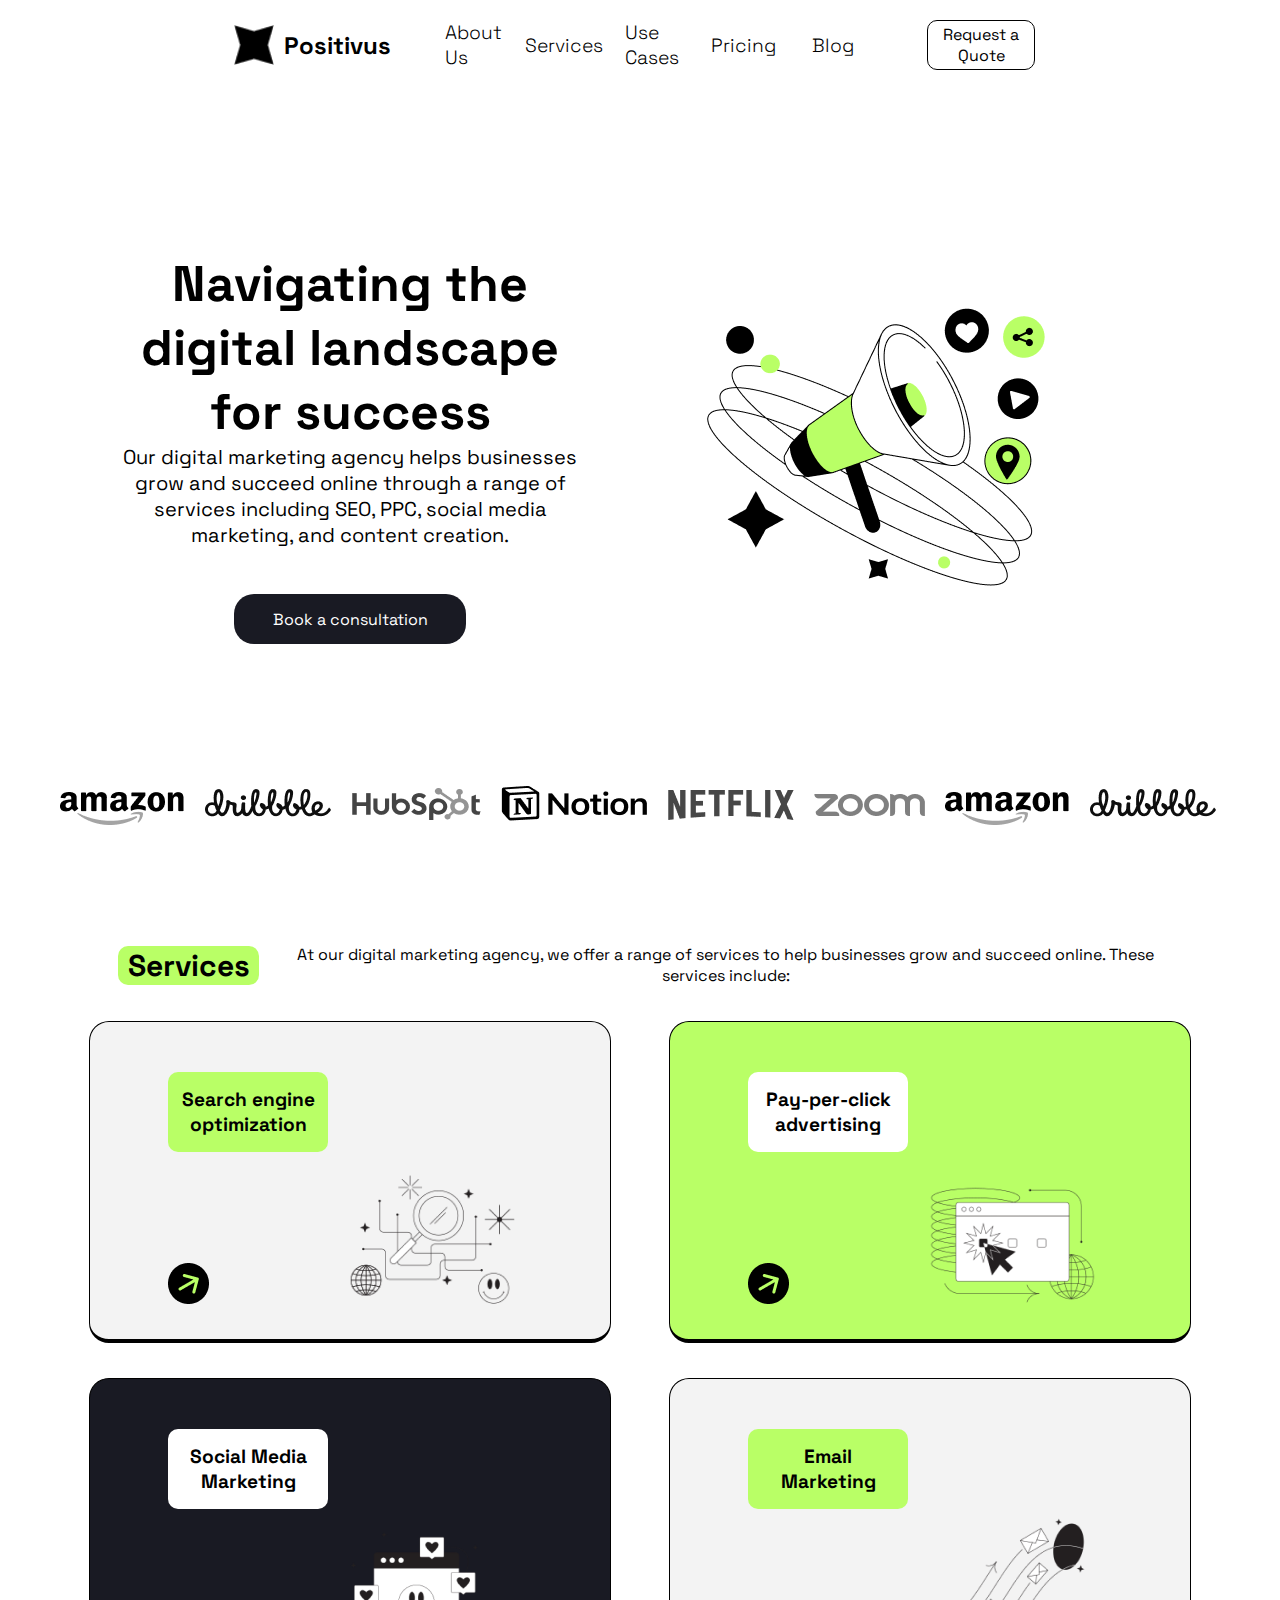
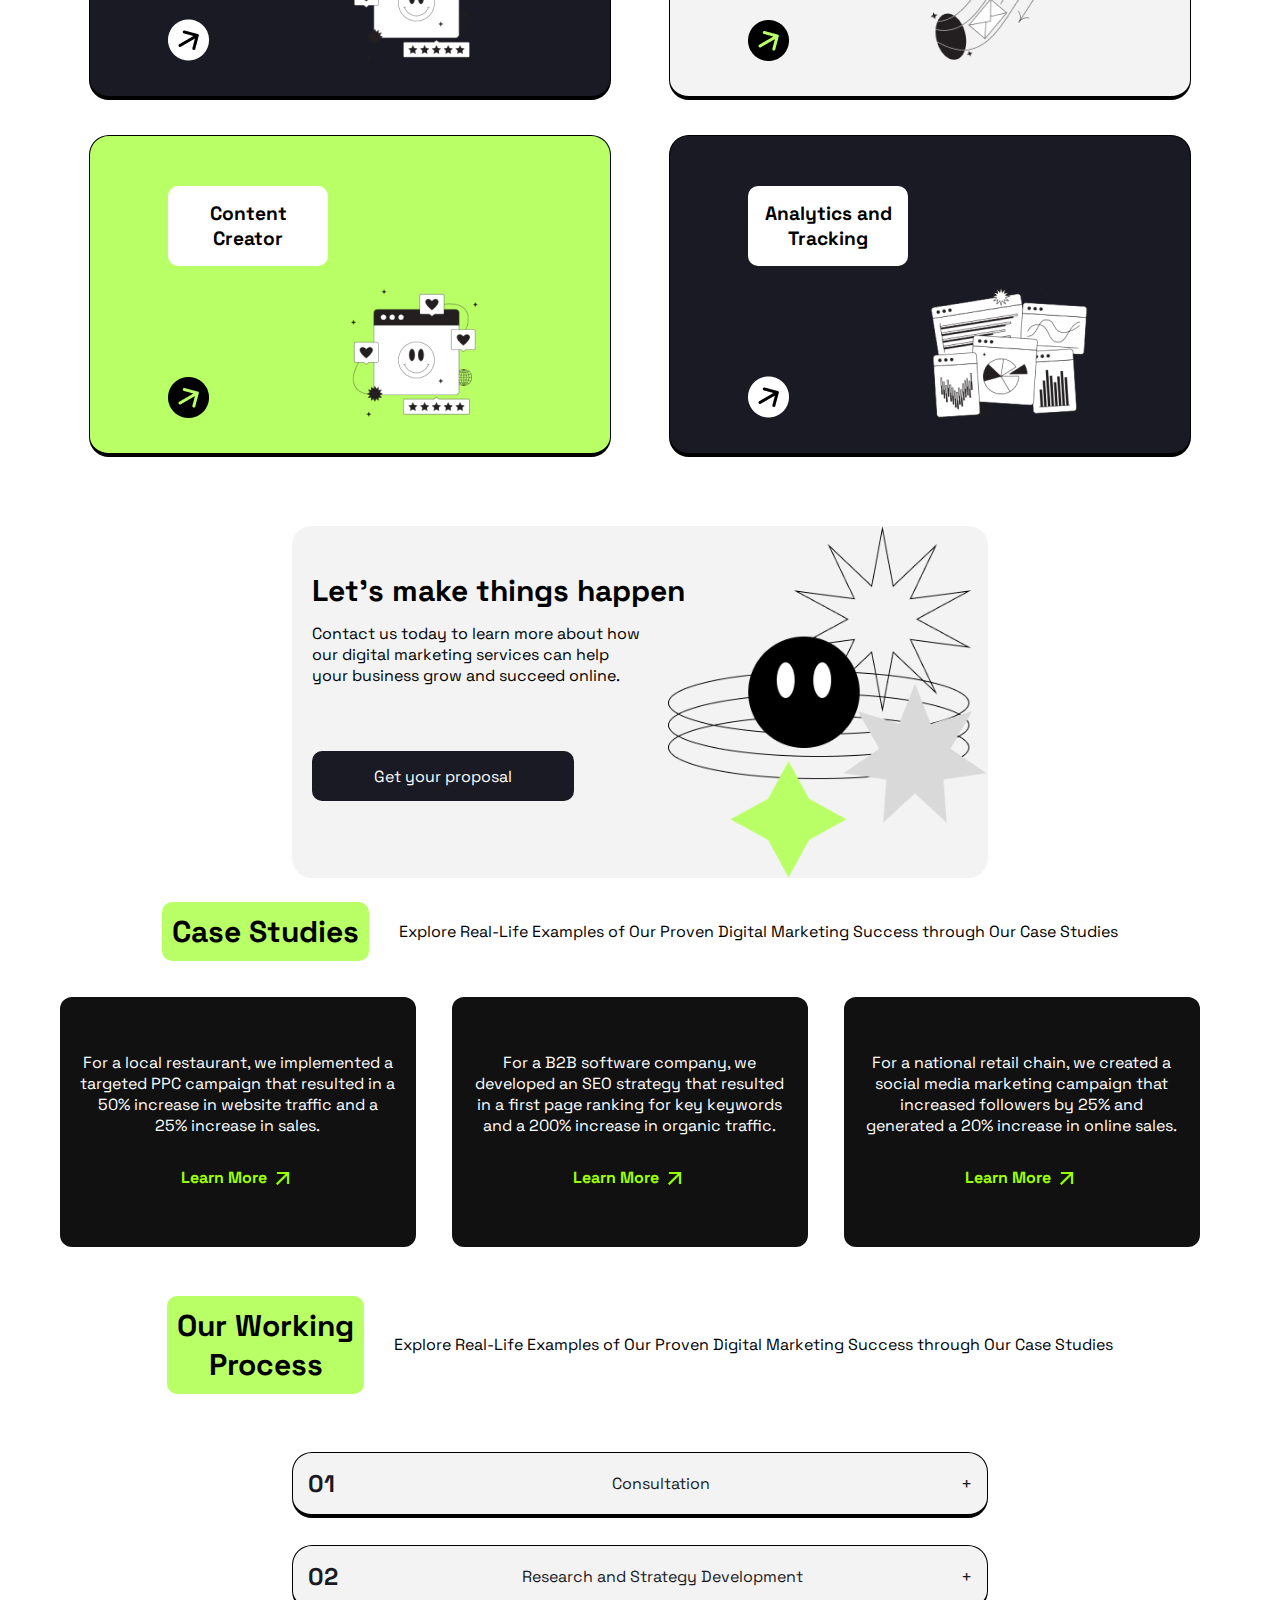
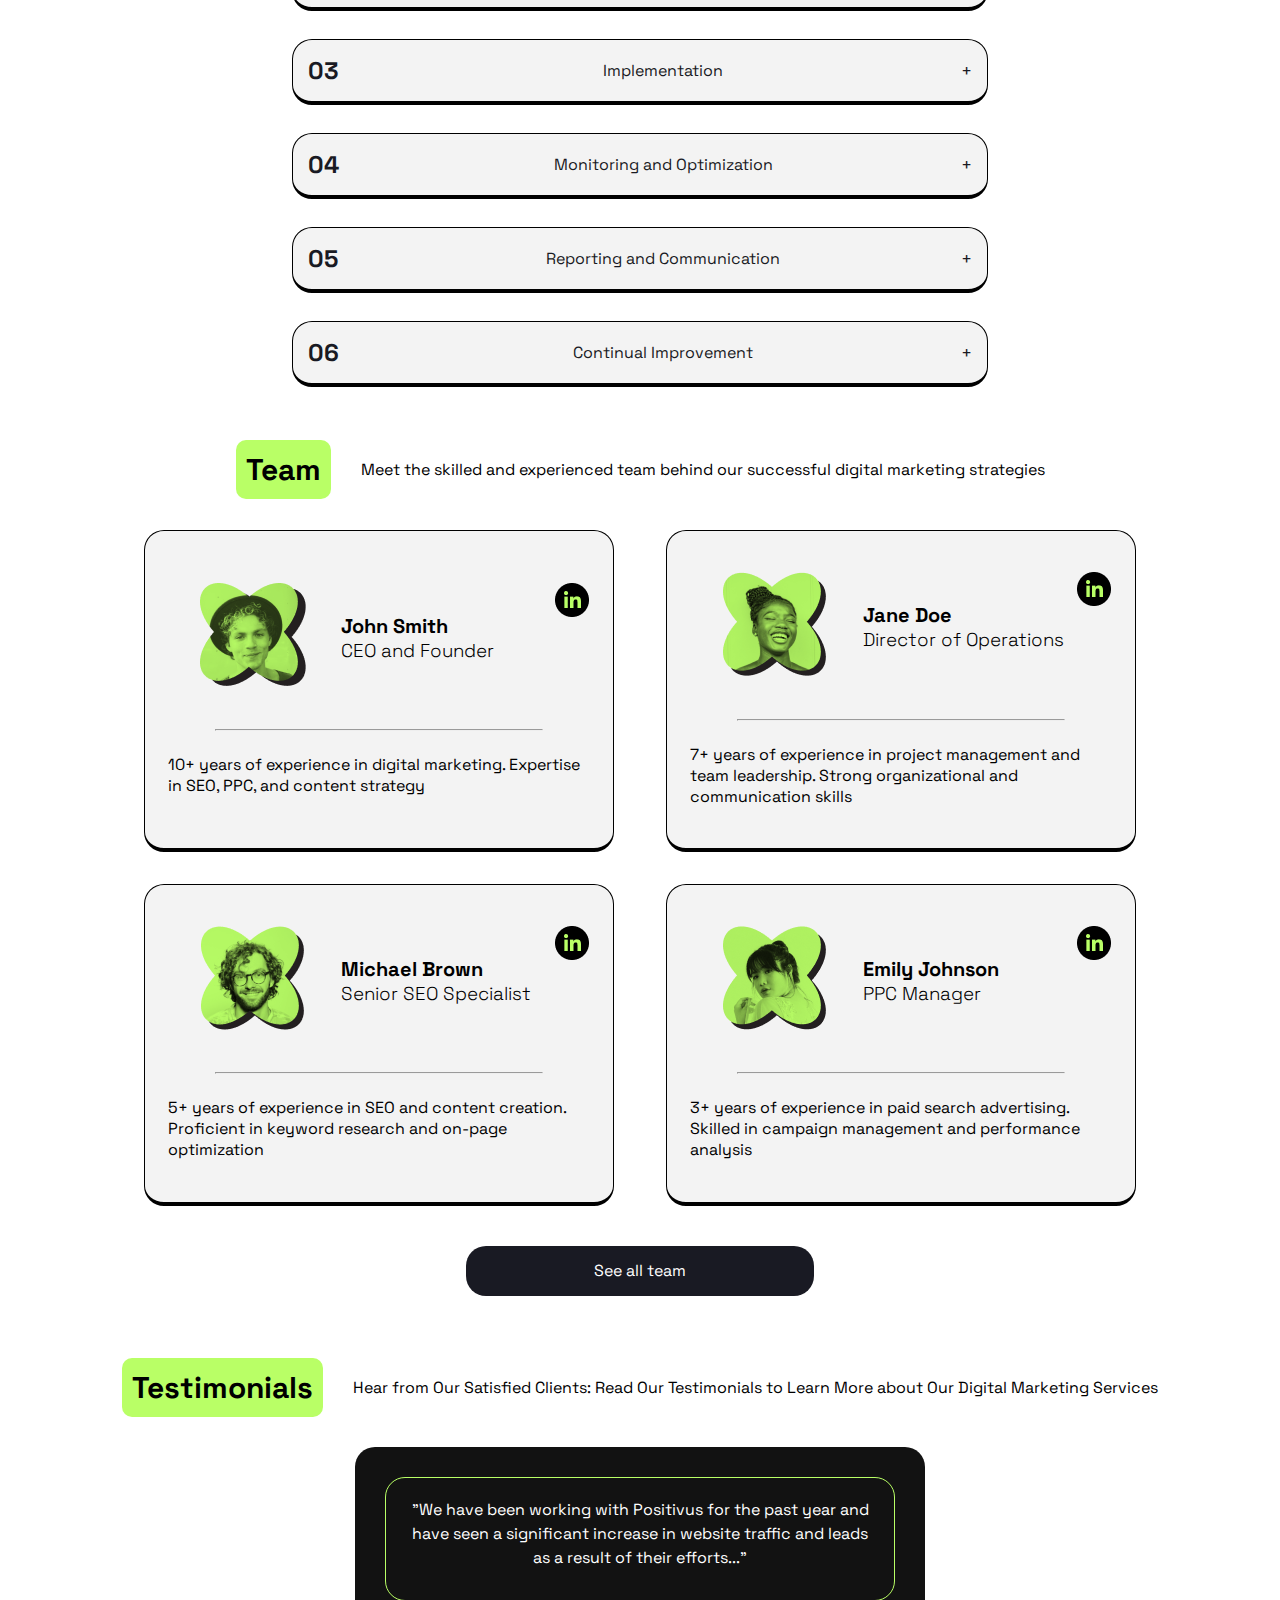
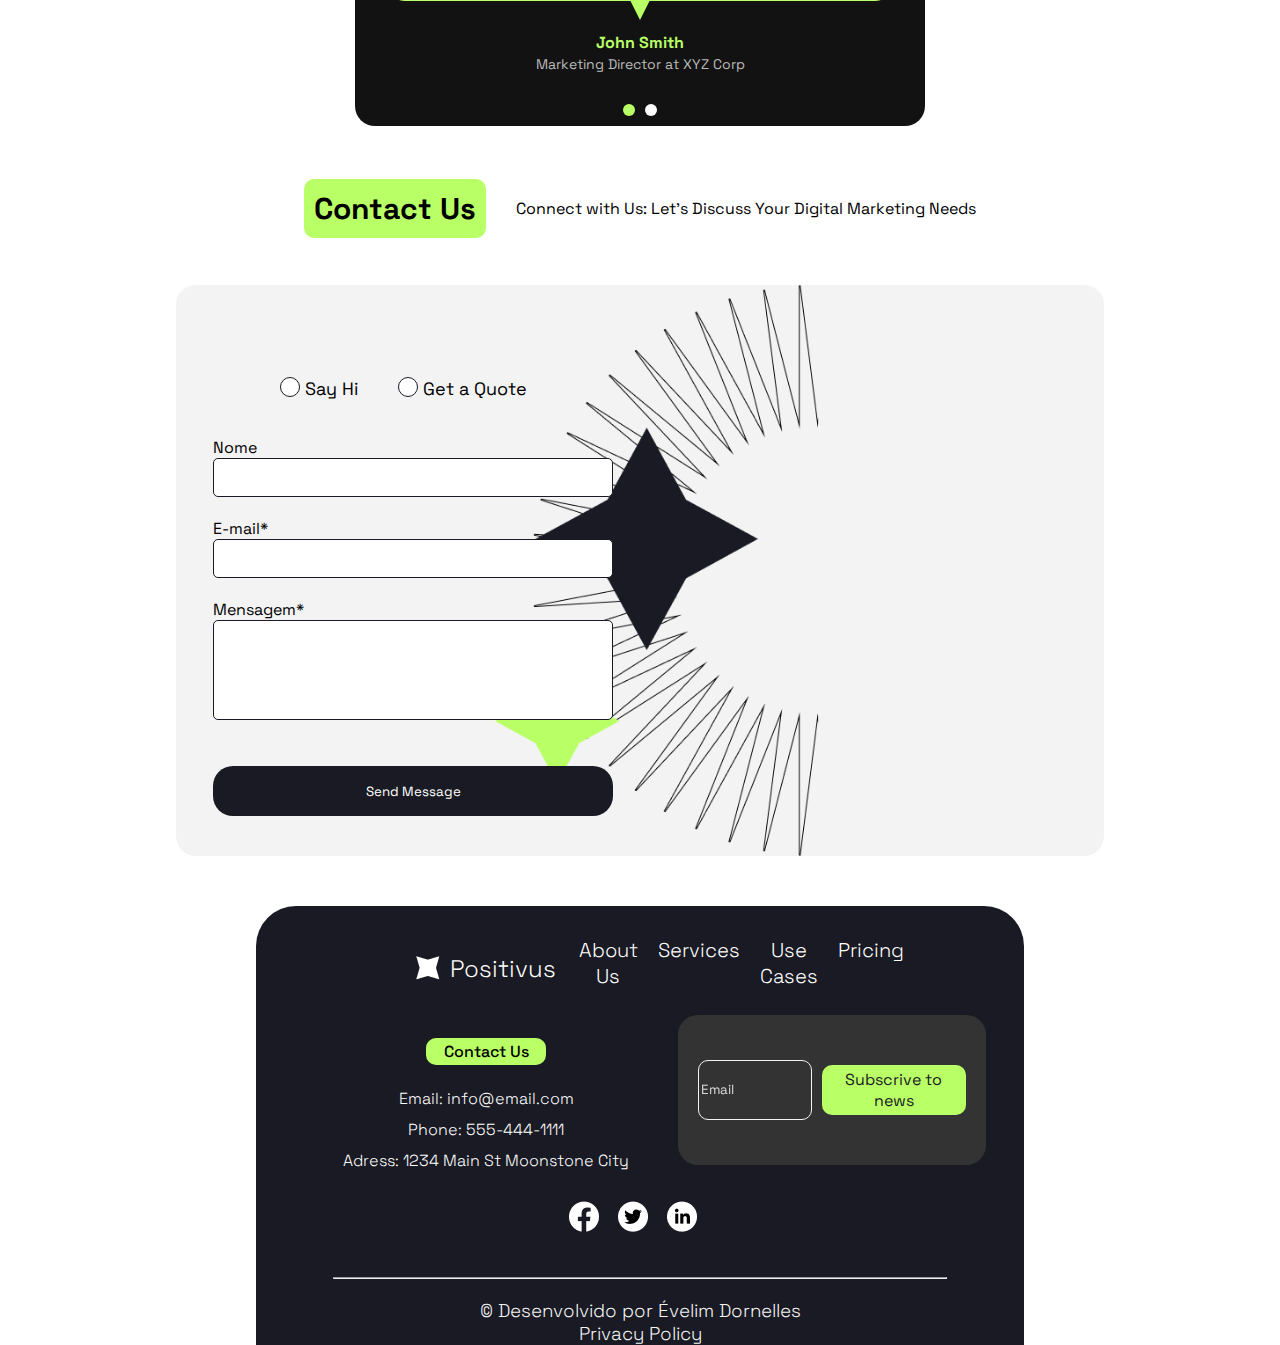
<file: index.html>
<!DOCTYPE html>
<html lang="pt-br">

<head>
    <meta charset="UTF-8">
    <link rel="stylesheet" href="./src/styles.css">
    <link rel="stylesheet" href="./src/media-query.css">
    <meta name="viewport" content="width=device-width, initial-scale=1.0">

    <link rel="stylesheet"
        href="https://fonts.googleapis.com/css2?family=Material+Symbols+Outlined:opsz,wght,FILL,GRAD@24,400,0,0&icon_names=arrow_outward" />
    <title>Document</title>
</head>

<body>


    <button class="hamburger" onclick="toggleMenu()">☰</button>

    <nav>
        <div class="imagem-container">
            <img src="./src/images/Iconnav.png" alt="Logo Marca">
            <h2>Positivus</h2>
        </div>

        <div class="links-container">
            <a href="#inicio">About Us</a>
            <a href="#sobre">Services</a>
            <a href="#servicos">Use Cases</a>
            <a href="#portfolio">Pricing</a>
            <a href="#">Blog</a>
        </div>

        <div class="contato">
            <button class="btn-contato">Request a Quote</button>
        </div>
    </nav>

    <main>

        <header>
            <section class="box-header">
                <div class="boxheader">
                    <div class="title-box">
                        <h1>Navigating the digital landscape for success</h1>
                    </div>
                    <img src="./src/images/Illustration.png" alt="Ilustração">
                    <div class="par-box">
                        <p>Our digital marketing agency helps businesses grow and succeed online through a range of
                            services
                            including SEO, PPC, social media marketing, and content creation.</p>

                        <button class="btn-header"> Book a consultation </button>
                    </div>
                </div>
            </section>

            <section class="box-header2">
                <div class="boxheader-desktop">
                    <div class="container1">
                        <div class="title-box">
                            <h1>Navigating the digital landscape for success</h1>
                        </div>

                        <div class="par-box">
                            <p>Our digital marketing agency helps businesses grow and succeed online through a range of
                                services
                                including SEO, PPC, social media marketing, and content creation.</p>

                            <button class="btn-header"> Book a consultation </button>
                        </div>
                    </div>
                    <div class="container2">
                        <img src="./src/images/Illustration.png" alt="Ilustração">
                    </div>
                </div>
            </section>

        </header>

        <section class="translate-container">
            <div class="logo-slider">
                <div class="logos">
                    <img src="./src/images/amazon.png" alt="Amazon" class="logo">
                    <img src="./src/images/dribbbe.png" alt="Dribbble" class="logo">
                    <img src="./src/images/hubspot.png" alt="HubSpot" class="logo">
                    <img src="./src/images/notion.png" alt="Notion" class="logo">
                    <img src="./src/images/netflix.png" alt="Netflix" class="logo">
                    <img src="./src/images/zoom.png" alt="Zoom" class="logo">
                    <img src="./src/images/amazon.png" alt="Amazon" class="logo">
                    <img src="./src/images/dribbbe.png" alt="Dribbble" class="logo">
                    <img src="./src/images/hubspot.png" alt="HubSpot" class="logo">
                    <img src="./src/images/notion.png" alt="Notion" class="logo">
                    <img src="./src/images/netflix.png" alt="Netflix" class="logo">
                    <img src="./src/images/zoom.png" alt="Zoom" class="logo">
                </div>
            </div>
        </section>

        <section class="services-container">
            <div class="services-box">
                <h2>Services</h2>
                <p>At our digital marketing agency, we offer a range of services to help businesses grow and succeed
                    online.
                    These services include:</p>
            </div>
            <div class="boxesmacro">
                <div class="boxes-container1">
                    <div class="boxes">
                        <div class="box-title1">
                            <h2>Search engine optimization</h2>
                        </div>
                        <div class="boxes-2">
                            <div class="icone">
                                <a href="#">
                                    <img src="./src/images/flexa.png" alt="Icone flecha">
                                </a>
                            </div>
                            <div class="image">
                                <img src="./src/images/box1.png" alt="Icone">
                            </div>
                        </div>
                    </div>
                </div>

                <div class="boxes-container2">
                    <div class="boxes">
                        <div class="box-title2">
                            <h2>Pay-per-click<br> advertising</h2>
                        </div>
                        <div class="boxes-2">
                            <div class="icone">
                                <a href="#">
                                    <img src="./src/images/flexa.png" alt="Icone flecha">
                                </a>
                            </div>
                            <div class="image">
                                <img src="./src/images/box2.png" alt="Icone">
                            </div>
                        </div>
                    </div>
                </div>


                <div class="boxes-container3">
                    <div class="boxes">
                        <div class="box-title3">
                            <h2>Social Media<br>Marketing</h2>
                        </div>
                        <div class="boxes-3">
                            <div class="icone">
                                <a href="#">
                                    <img src="./src/images/flexa2.png" alt="Icone flecha">
                                </a>
                            </div>
                            <div class="image">
                                <img src="./src/images/box3.png" alt="Icone">
                            </div>
                        </div>
                    </div>
                </div>

                <div class="boxes-container1">
                    <div class="boxes">
                        <div class="box-title1">
                            <h2>Email<br>Marketing</h2>
                        </div>
                        <div class="boxes-2">
                            <div class="icone">
                                <a href="#">
                                    <img src="./src/images/flexa.png" alt="Icone flecha">
                                </a>
                            </div>
                            <div class="image">
                                <img src="./src/images/box4.png" alt="Icone">
                            </div>
                        </div>
                    </div>
                </div>

                <div class="boxes-container2">
                    <div class="boxes">
                        <div class="box-title2">
                            <h2>Content<br> Creator</h2>
                        </div>
                        <div class="boxes-2">
                            <div class="icone">
                                <a href="#">
                                    <img src="./src/images/flexa.png" alt="Icone flecha">
                                </a>
                            </div>
                            <div class="image">
                                <img src="./src/images/box3.png" alt="Icone">
                            </div>
                        </div>
                    </div>
                </div>

                <div class="boxes-container3">
                    <div class="boxes">
                        <div class="box-title3">
                            <h2>Analytics and<br> Tracking</h2>
                        </div>
                        <div class="boxes-3">
                            <div class="icone">
                                <a href="#">
                                    <img src="./src/images/flexa2.png" alt="Icone flecha">
                                </a>
                            </div>
                            <div class="image">
                                <img src="./src/images/box6.png" alt="Icone">
                            </div>
                        </div>
                    </div>
                </div>



            </div>

            <div class="boxes-containerfinal">
                <div class="box-final">
                    <h3>Let’s make things happen</h3>
                    <p>Contact us today to learn more about how our digital marketing services can help your
                        business
                        grow
                        and
                        succeed online.</p>

                    <button class="btn-services">Get your proposal</button>
                </div>
            </div>


        </section>

        <section class="cases-container">
            <div class="cases-box">
                <h2>Case Studies</h2>
                <p>Explore Real-Life Examples of Our Proven Digital Marketing Success through Our Case Studies</p>
            </div>
            <div class="container">
                <div class="slides-container" id="slides-container">
                    <div class="slides">
                        <p>For a local restaurant, we implemented a targeted PPC campaign that resulted in a
                            50% increase in website traffic and a 25% increase in sales.
                        </p>
                        <a class="more" href="#">Learn More <span
                                class="material-symbols-outlined">arrow_outward</span></a>
                    </div>
                    <div class="slides">
                        <p>For a B2B software company, we developed an SEO strategy that resulted in a first page
                            ranking for key keywords and a 200% increase in organic traffic.</p>
                        <a class="more" href="#">Learn More <span
                                class="material-symbols-outlined">arrow_outward</span></a>
                    </div>
                    <div class="slides">
                        <p>For a national retail chain, we created a social media marketing campaign that increased
                            followers by 25% and generated a 20% increase in online sales.
                        </p>
                        <a class="more" href="#">Learn More <span
                                class="material-symbols-outlined">arrow_outward</span></a>
                    </div>
                </div>
            </div>

        </section>

        <section class="faq-container">
            <div class="cases-box">
                <h2>Our Working<br>Process</h2>
                <p>Explore Real-Life Examples of Our Proven Digital Marketing Success through Our Case Studies</p>
            </div>


            <div class="faq-container2">

                <div class="faq-item">
                    <button class="faq-question">
                        <h2>01</h2>
                        <p>Consultation</p> <span>+</span>
                    </button>
                    <div class="faq-answer">
                        <p>Este serviço é uma plataforma online que ajuda você a encontrar informações sobre nossos
                            produtos e serviços.</p>
                    </div>
                </div>


                <div class="faq-item">
                    <button class="faq-question">
                        <h2>02</h2>
                        <p>Research and Strategy Development </p> <span>+</span>
                    </button>
                    <div class="faq-answer">
                        <p>Este serviço é uma plataforma online que ajuda você a encontrar informações sobre nossos
                            produtos e serviços.</p>
                    </div>
                </div>

                <div class="faq-item">
                    <button class="faq-question">
                        <h2>03</h2>
                        <p> Implementation</p> <span>+</span>
                    </button>
                    <div class="faq-answer">
                        <p>Este serviço é uma plataforma online que ajuda você a encontrar informações sobre nossos
                            produtos e serviços.</p>
                    </div>
                </div>

                <div class="faq-item">
                    <button class="faq-question">
                        <h2>04</h2>
                        <p> Monitoring and Optimization </p><span>+</span>
                    </button>
                    <div class="faq-answer">
                        <p>Este serviço é uma plataforma online que ajuda você a encontrar informações sobre nossos
                            produtos e serviços.</p>
                    </div>
                </div>

                <div class="faq-item">
                    <button class="faq-question">
                        <h2>05</h2>
                        <p>Reporting and Communication</p> <span>+</span>
                    </button>
                    <div class="faq-answer">
                        <p>Este serviço é uma plataforma online que ajuda você a encontrar informações sobre nossos
                            produtos e serviços.</p>
                    </div>
                </div>

                <div class="faq-item">
                    <button class="faq-question">
                        <h2>06</h2>
                        <p>Continual Improvement</p> <span>+</span>
                    </button>
                    <div class="faq-answer">
                        <p>Este serviço é uma plataforma online que ajuda você a encontrar informações sobre nossos
                            produtos e serviços.</p>
                    </div>
                </div>


            </div>



        </section>


        <section class="team-container">
            <div class="cases-box">
                <h2>Team</h2>
                <p>Meet the skilled and experienced team behind our successful digital marketing strategies</p>
            </div>
            <div class="box-container">
                <div class="boxes-container1">
                    <div class="team-box">
                        <div class="img-team">
                            <img src="./src/images/Picture.png" alt="">
                        </div>
                        <div class="name-team">
                            <h2>John Smith</h2>
                            <h3>CEO and Founder</h3>
                        </div>
                        <div class="linkedin-team">
                            <a href="#">
                                <img src="./src/images/linkedinicon.png" alt="Icon Linkedin">
                            </a>
                        </div>
                    </div>
                    <hr class="hr-team">
                    <div class="bio">
                        <p>10+ years of experience in digital marketing. Expertise in SEO, PPC, and content strategy</p>
                    </div>
                </div>

                <div class="boxes-container1">
                    <div class="team-box">
                        <div class="img-team">
                            <img src="./src/images/Picture2.png" alt="">
                        </div>
                        <div class="name-team">
                            <h2>Jane Doe</h2>
                            <h3>Director of Operations</h3>
                        </div>
                        <div class="linkedin-team">
                            <a href="#">
                                <img src="./src/images/linkedinicon.png" alt="Icon Linkedin">
                            </a>
                        </div>
                    </div>
                    <hr class="hr-team">
                    <div class="bio">
                        <p>7+ years of experience in project management and team leadership. Strong organizational and
                            communication skills</p>
                    </div>
                </div>

                <div class="boxes-container1">
                    <div class="team-box">
                        <div class="img-team">
                            <img src="./src/images/Picture3.png" alt="">
                        </div>
                        <div class="name-team">
                            <h2>Michael Brown</h2>
                            <h3>Senior SEO Specialist</h3>
                        </div>
                        <div class="linkedin-team">
                            <a href="#">
                                <img src="./src/images/linkedinicon.png" alt="Icon Linkedin">
                            </a>
                        </div>
                    </div>
                    <hr class="hr-team">
                    <div class="bio">
                        <p>5+ years of experience in SEO and content creation. Proficient in keyword research and
                            on-page
                            optimization</p>
                    </div>
                </div>

                <div class="boxes-container1">
                    <div class="team-box">
                        <div class="img-team">
                            <img src="./src/images/Picture4.png" alt="">
                        </div>
                        <div class="name-team">
                            <h2>Emily Johnson</h2>
                            <h3>PPC Manager</h3>
                        </div>
                        <div class="linkedin-team">
                            <a href="#">
                                <img src="./src/images/linkedinicon.png" alt="Icon Linkedin">
                            </a>
                        </div>
                    </div>
                    <hr class="hr-team">
                    <div class="bio">
                        <p>3+ years of experience in paid search advertising. Skilled in campaign management and
                            performance
                            analysis</p>
                    </div>
                </div>
            </div>

            <button class="btn-team"> See all team </button>

        </section>

        <section class="testimonials-container2">
            <div class="cases-box">
                <h2>Testimonials</h2>
                <p>Hear from Our Satisfied Clients: Read Our Testimonials to Learn More about Our Digital Marketing
                    Services</p>
            </div>

            <div class="testimonial-container">
                <div class="testimonial-wrapper">
                    <div class="testimonial-slide">
                        <div class="testimonial-box">
                            <p class="testimonial-text">
                                "We have been working with Positivus for the past year and have seen a significant
                                increase in website traffic and leads as a result of their efforts..."
                            </p>

                        </div>
                        <div class="testimonial-author">
                            <span class="author-name">John Smith</span>
                            <span class="author-position">Marketing Director at XYZ Corp</span>
                        </div>
                    </div>
                    <div class="testimonial-slide">
                        <div class="testimonial-box">
                            <p class="testimonial-text">
                                "We have been working with Positivus for the past year and have seen a significant
                                increase in website traffic and leads as a result of their efforts..."
                            </p>

                        </div>
                        <div class="testimonial-author">
                            <span class="author-name">John Smith</span>
                            <span class="author-position">Marketing Director at XYZ Corp</span>
                        </div>
                    </div>

                    <div class="testimonial-slide">
                        <div class="testimonial-box">
                            <p class="testimonial-text">
                                "We have been working with Positivus for the past year and have seen a significant
                                increase in website traffic and leads as a result of their efforts..."
                            </p>

                        </div>
                        <div class="testimonial-author">
                            <span class="author-name">John Smith</span>
                            <span class="author-position">Marketing Director at XYZ Corp</span>
                        </div>
                    </div>




                </div>

                <div class="testimonial-indicators">
                    <span class="indicator active" data-index="0"></span>
                    <span class="indicator" data-index="1"></span>

                </div>
            </div>

        </section>

        <section class="contact-container">
            <div class="cases-box">
                <h2>Contact Us</h2>
                <p>Connect with Us: Let's Discuss Your Digital Marketing Needs</p>
            </div>

            <div class="form-box">
                <div class="quotes-box">
                    <form class="quotes">
                        <label class="radio-container">
                            <input type="radio" name="opcao" value="opcao1">
                            Say Hi
                            <span class="checkmark"></span>
                        </label><br>
                        <label class="radio-container">
                            <input type="radio" name="opcao" value="opcao2">
                            Get a Quote
                            <span class="checkmark"></span>
                        </label><br>

                    </form>
                </div>

                <form class="dados-box">
                    <label for="name">Nome</label><br>
                    <input type="text" id="name" name="name" required><br><br>

                    <label for="email">E-mail*</label><br>
                    <input type="email" id="email" name="email" required><br><br>

                    <label for="message">Mensagem*</label><br>
                    <textarea id="message" name="message" rows="4" required></textarea><br><br>

                    <button class="btn-form"> Send Message </button>
                </form>

            </div>





        </section>

    </main>
    <footer>
        <div class="versaodesktop">
            <div class="logo-footer">
                <img src="./src/images/Vector.png" alt="">
                <h2>Positivus</h2>
            </div>
            <div class="links-footer">
                <ul>
                    <li><a href="#"> About Us</a></li>
                    <li><a href="#"> Services</a></li>
                    <li><a href="#"> Use Cases</a></li>
                    <li><a href="#"> Pricing</a></li>
                </ul>
            </div>
        </div>
        <div class="versaodesktop2">
            <div class="contact-box">
                <h4>Contact Us</h4>
                <ul>
                    <li>Email: info@email.com</li>
                    <li>Phone: 555-444-1111</li>
                    <li>Adress: 1234 Main St Moonstone City</li>
                </ul>
            </div>

            <div class="subscribe-box">
                <div class="sub-box">
                    <input type="textarea" name="subscribe" id="sub" class="email2" placeholder="Email">

                    <button class="btn-contact">Subscrive to news</button>
                </div>
            </div>
        </div>
        <div class="icon-img">
            <a href="#">
                <img src="./src/images/Icon (1).png" alt="">
            </a>
            <a href="#">
                <img src="./src/images/Icon (2).png" alt="">
            </a>
            <a href="#">
                <img src="./src/images/Icon.png" alt="">
            </a>
        </div>
        <hr class="hr-footer">
        <h3>© Desenvolvido por Évelim Dornelles</h3>
        <h3>Privacy Policy</h3>
    </footer>

    <script src="./src/engine.js"></script>
</body>

</html>
</file>
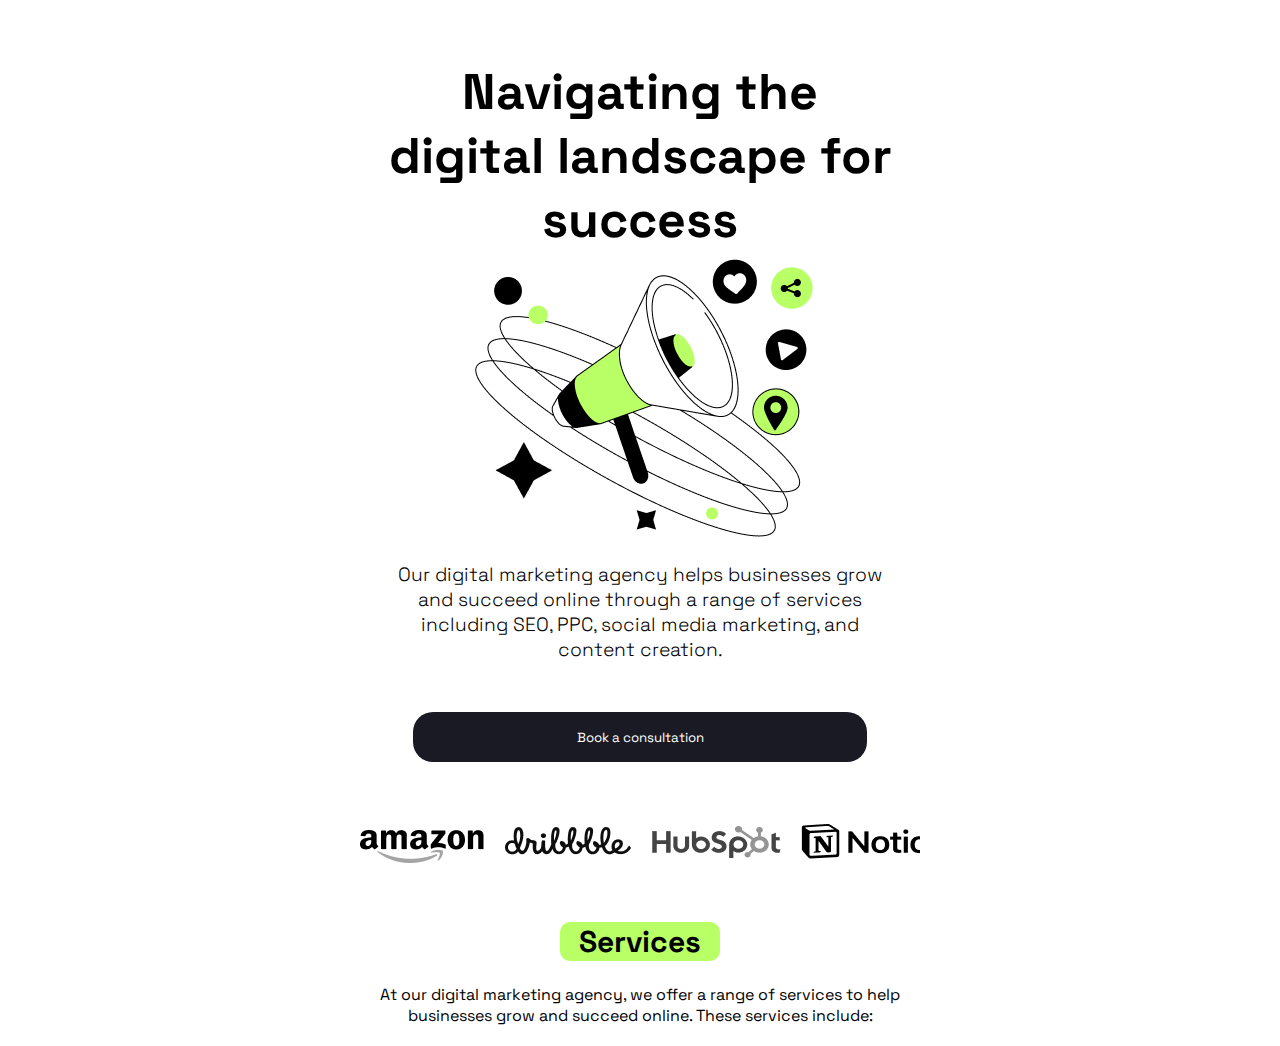
<file: src/index.html>
<!DOCTYPE html>
<html lang="pt-br">

<head>
    <meta charset="UTF-8">
    <link rel="stylesheet" href="./styles.css">
    <meta name="viewport" content="width=device-width, initial-scale=1.0">
    <title>Document</title>
</head>

<body>
    <nav>

    </nav>

    <main>

        <header>
            <section class="box-header">
                <h1>Navigating the digital landscape for success</h1>
                <img src="./images/Illustration.png" alt="Ilustração">
                <p>Our digital marketing agency helps businesses grow and succeed online through a range of services
                    including SEO, PPC, social media marketing, and content creation.</p>

                <button class="btn-header"> Book a consultation </button>
            </section>
        </header>

        <section class="translate-container">
            <div class="logo-slider">
                <div class="logos">
                    <img src="./images/amazon.png" alt="Amazon" class="logo">
                    <img src="./images/dribbbe.png" alt="Dribbble" class="logo">
                    <img src="./images/hubspot.png" alt="HubSpot" class="logo">
                    <img src="./images/notion.png" alt="Notion" class="logo">
                    <img src="./images/netflix.png" alt="Netflix" class="logo">
                    <img src="./images/zoom.png" alt="Zoom" class="logo">
                    <img src="./images/amazon.png" alt="Amazon" class="logo">
                    <img src="./images/dribbbe.png" alt="Dribbble" class="logo">
                    <img src="./images/hubspot.png" alt="HubSpot" class="logo">
                    <img src="./images/notion.png" alt="Notion" class="logo">
                    <img src="./images/netflix.png" alt="Netflix" class="logo">
                    <img src="./images/zoom.png" alt="Zoom" class="logo">
                </div>
            </div>
        </section>

        <section class="services-container">
            <div class="services-box">

                <h2>Services</h2>
                <p>At our digital marketing agency, we offer a range of services to help businesses grow and succeed
                    online.
                    These services include:</p>
            </div>
        </section>

    </main>

</body>

</html>
</file>
<file: src/styles.css>
@import url('https://fonts.googleapis.com/css2?family=Space+Grotesk:wght@300..700&display=swap');

* {
    margin: 0;
    box-sizing: border-box;
    font-family: "Space Grotesk", sans-serif;
    font-optical-sizing: auto;
}

header {
    display: flex;
    width: 100%;
    height: auto;
    flex-direction: column;
    justify-items: center;
    align-items: center;

}

body {
    display: flex;
    flex-direction: column;
    align-items: center;
    margin: 0;
}

main {
    width: 90%;
    max-width: 600px;
    padding: 20px;
    text-align: center;
}


nav {
    display: none;
}

.hamburger {
    display: block;
    font-size: 2.5rem;
    position: fixed;
    top: 15px;
    left: 15px;
    background: none;
    border: none;
    cursor: pointer;
    z-index: 2;
    color: #000;
}

.imagem-container {
    display: none;
}


nav.active {
    display: flex;
    flex-direction: column;
    position: fixed;
    top: 0;
    left: 0;
    width: 200px;
    height: 100vh;
    background-color: #fff;
    box-shadow: 2px 0 5px rgba(0, 0, 0, 0.1);
    padding-top: 60px;
    gap: 20px;
    color: #000;

}

.links-container {
    flex-direction: column;
    width: 100%;
    padding-top: 0px;
    color: #000;
}

.links-container a {
    display: flex;
    flex-direction: column;
    justify-content: center;
    align-items: center;
    width: 100%;
    text-align: left;
    font-size: 1rem;
    padding: 10px;
    color: #000;
}

.links-container a:hover {
    opacity: 0.9;
}

.links-container a:active .contato {
    display: flex;
    justify-content: center;
    width: 100%;

}

.btn-contato {
    background-color: transparent;
    border: 1px solid #000;
    font-size: 1rem;
    color: #000;
    width: 100%;
    height: 50px;
    border-radius: 10px;
    cursor: pointer;
}

.btn-contato:hover {
    opacity: 0.8;
    font-size: 1.05rem;
    transition: 1s ease;
}

.box-header {
    display: flex;
    width: 90%;
    flex-direction: column;
    justify-content: center;
    align-items: center;
    margin-top: 40px;
}

.box-header img {
    max-width: 100%;
    height: auto;

}

.box-header h1 {
    display: flex;
    align-items: center;
    justify-content: center;
    font-size: 50px;
    font-family: "Space Grotesk", sans-serif;
}

.box-header p {
    font-size: 1.2em;
    font-weight: 300;
}

.btn-header {
    width: 90%;
    margin-top: 10%;
    border: none;
    height: 50px;
    border-radius: 20px;
    background-color: #191A23;
    color: #ffffff;
}

.btn-header:hover {
    cursor: pointer;
    opacity: 0.8;
}

.translate-container {
    width: 100%;

}

.logo-slider {
    overflow: hidden;
    width: 100%;
    margin: 10% 0 10% 0;
    background-color: #fff;
    z-index: 1;

}

.logos {
    display: flex;
    z-index: 1;
    gap: 20px;
    animation: slide 20s linear infinite;
}

.logo {
    height: auto;
    width: auto;
    filter: grayscale(100%);
}

@keyframes slide {
    from {
        transform: translateX(0);
    }

    to {
        transform: translateX(-100%);
    }
}

.services-container {
    display: flex;
    flex-direction: column;
    width: 100%;
    justify-content: center;
    align-items: center;
}

.services-box {
    display: flex;
    width: 100%;
    flex-direction: column;
    align-items: center;
    justify-content: center;
}

.boxesmacro {
    display: flex;
    width: 100%;
    flex-direction: column;
    justify-content: center;
    align-items: center;
}

.services-container h2 {
    display: flex;
    font-size: 30px;
    align-items: center;
    justify-content: center;
    width: 160px;
    border-radius: 10px;
    background-color: #B9FF66;
}

.services-container p {
    text-align: center;
    margin-top: 4%;
}

.boxes-container1 {
    display: flex;
    justify-content: center;
    align-items: center;
    background-color: #F3F3F3;
    margin-top: 6%;
    flex-direction: column;
    width: 90%;
    height: 20.125em;
    border-radius: 20px;
    border: 1px solid #000000;
    border-bottom: 4px solid #000000;
    box-sizing: border-box;
    overflow: hidden;
}

.boxes {
    width: 70%;
    height: 90%;
    align-items: center;
}

.box-title1 {
    display: flex;
    height: 40%;
    overflow: hidden;
    justify-content: flex-start;
    align-items: end;
}

.box-title1 h2 {
    display: flex;
    height: 80px;
    background-color: #B9FF66;
    font-size: 1.2rem;
}

.boxes-2 {
    display: flex;
    width: 100%;
    height: 50%;
    margin-top: 4%;
    align-items: end;
}

.icone {
    display: flex;
    width: 50%;
}

.boxes-container2 {
    display: flex;
    width: 90%;
    height: 20.125em;
    justify-content: center;
    align-items: center;
    background-color: #B9FF66;
    margin-top: 6%;
    flex-direction: column;
    border-radius: 20px;
    border: 1px solid #000000;
    border-bottom: 4px solid #000000;
    box-sizing: border-box;
    overflow: hidden;
}

.box-title2 {
    display: flex;
    height: 40%;
    overflow: hidden;
    justify-content: flex-start;
    align-items: end;
}

.box-title2 h2 {
    display: flex;
    height: 80px;
    background-color: #ffffff;
    font-size: 1.2rem;
}


.boxes-container3 {
    display: flex;
    width: 90%;
    height: 20.125em;
    justify-content: center;
    align-items: center;
    background-color: #191A23;
    margin-top: 6%;
    flex-direction: column;
    border-radius: 20px;
    border: 1px solid #000000;
    border-bottom: 4px solid #000000;
    box-sizing: border-box;
    overflow: hidden;
}

.box-title3 {
    display: flex;
    height: 40%;
    overflow: hidden;
    justify-content: flex-start;
    align-items: end;
}

.box-title3 h2 {
    display: flex;
    height: 80px;
    background-color: #ffffff;
    font-size: 1.2rem;
}

.boxes-3 {
    display: flex;
    width: 100%;
    height: 50%;
    margin-top: 4%;
    align-items: end;
}

.boxes-containerfinal {
    display: flex;
    width: 90%;
    height: 22em;
    justify-content: center;
    align-items: center;
    background-color: #F3F3F3;
    margin-top: 6%;
    flex-direction: column;
    border-radius: 20px;
    overflow: hidden;
}

.box-final {
    width: 90%;
}

.box-final h3 {
    font-size: 30px;
    text-align: left;
}

.box-final p {
    font-size: 16px;
    margin-top: 2%;
    text-align: left;
}

.btn-services {
    width: 80%;
    margin-top: 10%;
    margin-bottom: 5%;
    border: none;
    height: 50px;
    border-radius: 10px;
    background-color: #191A23;
    color: #ffffff;
    font-size: 16px;
}

.btn-services:hover {
    cursor: pointer;
    opacity: 0.8;
}

.cases-container {
    display: flex;
    width: 100%;
    flex-direction: column;
    justify-content: center;
    align-items: center;
    gap: 10px
}

.cases-box {
    display: flex;
    width: 90%;
    flex-direction: column;
    justify-content: center;
    align-items: center;
    margin-top: 2%;
}

.cases-box h2 {
    display: flex;
    margin-top: 6%;
    font-size: 30px;
    align-items: center;
    justify-content: center;
    width: auto;
    padding: 10px;
    border-radius: 10px;
    background-color: #B9FF66;

}

.cases-box p {
    text-align: center;
    margin-top: 4%;

}


.container {
    overflow: hidden;
    width: 100%;
}

.slides-container {
    display: flex;
    overflow-x: scroll;
    scroll-snap-type: x mandatory;
    gap: 16px;
    padding: 16px;
    scroll-behavior: smooth;

}


.slides {
    display: flex;
    flex-direction: column;
    flex: 0 0 90%;
    width: 100%;
    height: 15.625em;
    justify-content: center;
    background-color: #111;
    color: #fff;
    padding: 20px;
    border-radius: 12px;
    scroll-snap-align: start;
    white-space: normal;
}


.more {
    color: #9cff00;
    font-weight: bold;
    display: inline-block;
    margin-top: 10%;
    text-decoration: none;
}

.material-symbols-outlined {
    font-size: 16px;
    vertical-align: middle;
}


.slides-container::-webkit-scrollbar {
    display: none;
}

/* Estilos para cada item do FAQ */
.faq-item {
    margin-bottom: 15px;
}

.faq-question {
    width: 100%;
    margin-top: 4%;
    background: #F3F3F3;
    color: #191A23;
    padding: 15px;
    border: 1px solid #000000;
    border-bottom: 4px solid #000000;
    border-radius: 20px;
    text-align: left;
    font-size: 16px;
    cursor: pointer;
    outline: none;
    display: flex;
    justify-content: space-between;
    align-items: center;

}

.faq-question span {
    font-size: 18px;
    transition: transform 0.3s;
}

.faq-question p {
    margin-left: 4%;
}


.faq-answer {
    max-height: 0;
    overflow: hidden;
    transition: max-height 0.3s ease;
    background: #9cff00;
    padding: 0 15px;
    border-radius: 20px
}

.faq-answer p {
    margin: 10px 0;
    padding: 0;
    color: #333;
    font-size: 15px;
}


.faq-item.active .faq-answer {
    max-height: 100px;

}

.faq-item.active .faq-question span {
    transform: rotate(45deg);
}

.team-container {
    display: flex;
    flex-direction: column;
    width: 100%;
    justify-content: center;
    align-items: center;
}

.box-container {
    display: flex;
    flex-direction: column;
    justify-content: center;
    align-items: center;
    width: 100%;
}

.team-box {
    display: flex;
    width: 90%;
    justify-content: space-between;
}

.img-team {
    width: 40%;
}

.name-team {
    display: flex;
    justify-content: center;
    flex-direction: column;
    width: 50%;
}

.name-team h2 {
    font-size: 20px;
    display: flex;

}

.name-team h3 {
    font-weight: 16px;
    font-weight: 300;
    display: flex;
    text-align: left;
}

.bio {
    display: flex;
    width: 90%;
    margin-top: 5%;

}

.bio p {
    display: flex;
    font-size: 16px;
    text-align: left;
    justify-content: left;

}

.hr-team {
    width: 70%;
    margin-top: 8%;
}

.btn-team {
    width: 90%;
    margin-top: 10%;
    font-size: 16px;
    border: none;
    height: 50px;
    border-radius: 20px;
    background-color: #191A23;
    color: #ffffff;
}

.btn-team:hover {
    opacity: 0.9;
    cursor: pointer;
}

.testimonials-container2 {
    display: flex;
    flex-direction: column;
    width: 100%;
    padding: 0 10px;
    margin: 0 auto;
    justify-content: center;
    align-items: center;
    text-align: center;


}

.testimonial-container {
    display: flex;
    flex-direction: column;
    justify-content: center;
    align-items: center;
    position: relative;
    max-width: 90%;
    height: auto;
    padding: 10px;
    overflow: hidden;
    background-color: #121212;
    border-radius: 20px;
    color: #fff;
    margin: 30px auto;

}

.testimonial-wrapper {
    display: flex;
    width: 100%;
    transition: transform 0.3s ease-in-out;
}

.testimonial-slide {
    min-width: 100%;
    box-sizing: border-box;
    padding: 20px;
}

.testimonial-box {
    position: relative;
    padding: 20px;
    border: 1px solid #B9FF66;
    border-radius: 20px;
    text-align: center;
}

.testimonial-box::before {
    content: "";
    position: absolute;
    bottom: -20px;
    left: 50%;
    transform: translateX(-50%);
    width: 0;
    height: 0;
    border-left: 10px solid transparent;
    border-right: 10px solid transparent;
    border-top: 20px solid #B9FF66;
}

.testimonial-text {
    font-size: 16px;
    line-height: 1.5;
    margin-bottom: 10px;
    white-space: normal;
}

.testimonial-author .author-name {
    display: flex;
    flex-direction: column;
    margin-top: 6%;
    font-weight: bold;
    color: #B9FF66;
}

.testimonial-author .author-position {
    font-size: 14px;
    color: #bbb;
}

.testimonial-indicators {
    display: flex;
    justify-content: center;
    margin-top: 10px;
    gap: 10px;
}

.indicator {
    width: 12px;
    height: 12px;
    background-color: #fff;
    border-radius: 50%;
    cursor: pointer;
    transition: background-color 0.3s ease;
}

.indicator.active {
    background-color: #B9FF66;
}

.contact-container {
    display: flex;
    width: 100%;
    flex-direction: column;
    justify-content: center;
    align-items: center;
}

.form-box {
    display: flex;
    flex-direction: column;
    margin-top: 4%;
    width: 80%;
    height: 380px;
    border-radius: 20px;
    background-color: #F3F3F3;
}

.quotes {
    display: flex;
    width: 100%;
    gap: 20px;
    justify-content: center;
    margin-top: 10%;
}


.radio-container input[type="radio"] {
    display: none;
}



.radio-container {
    display: inline-block;
    position: relative;
    padding-left: 25px;
    cursor: pointer;
    font-size: 18px;
}

.checkmark {
    border: 1px solid #191A23;
}

.radio-container .checkmark {
    position: absolute;
    top: 0;
    left: 0;
    height: 20px;
    width: 20px;
    background-color: #ffffff;
    border-radius: 50%;
    transition: background-color 0.2s;
}


.radio-container input[type="radio"]:checked+.checkmark {
    background-color: #ffffff;

}

.radio-container .checkmark:after {
    content: "";
    position: absolute;
    display: none;
}

.radio-container input[type="radio"]:checked+.checkmark:after {
    display: block;
}

.radio-container .checkmark:after {
    top: 4px;
    left: 4px;
    width: 10px;
    height: 10px;
    border-radius: 50%;
    background: #B9FF66;
}


.dados-box {
    margin-top: 4%;
    width: 90%;
    justify-content: center;
    text-align: left;
}

form {
    max-width: 400px;
    margin: auto;
    margin-left: 4%;

}

input[type="text"],
input[type="email"],
textarea {
    width: 100%;
    padding: 8px;
    border: 1px solid #191A23;
    border-radius: 5px;
    background-color: #ffffff;
    font-size: 16px;

}

textarea {
    height: 100px;
    resize: none;
}

.btn-form {
    width: 100%;
    margin-top: 5%;
    border: none;
    height: 50px;
    border-radius: 20px;
    background-color: #191A23;
    color: #ffffff;
}

.btn-form:hover {
    cursor: pointer;
    opacity: 0.9;
}

footer {
    display: flex;
    flex-direction: column;
    justify-content: center;
    align-items: center;
    background-color: #191A23;
    width: 100%;
    margin-top: 15%;
}

.versaodesktop {
    display: flex;
    flex-direction: column;
    justify-content: center;
    align-items: center;
    width: 100%;
}

.versaodesktop2 {
    display: flex;
    flex-direction: column;
    justify-content: center;
    align-items: center;
    width: 100%;
}

.logo-footer {
    display: flex;
    align-items: center;
    width: 50%;
    justify-content: center;
    padding: 10px;
    gap: 10px;
    margin-top: 5%;
}

.logo-footer h2 {
    color: #ffffff;
    font-weight: 300;
}

ul {
    list-style-type: none;
    margin: 0 auto;
    text-align: center;
    padding: 0;
}

li {
    margin-bottom: 10px;
}

.links-footer {
    display: flex;
    flex-direction: column;
    justify-content: center;
    align-items: center;
    margin-top: 5%;
    width: 50%;
}

a {
    color: #ffffff;
    text-decoration: none;
    font-weight: 200;
}

a:active {
    color: #ffffff;
}


.contact-box {
    display: flex;
    flex-direction: column;
    width: 50%;
    margin-top: 5%;
    align-items: center;
}

.contact-box h4 {
    background-color: #B9FF66;
    border-radius: 10px;
    padding: 3px 10px;
    font-family: 16px;
    width: 120px;
    align-items: center;
    justify-content: center;
    display: flex;
    font-weight: 500;
}

.contact-box ul {
    margin-top: 6%;
    color: #ffffff;
    padding: 0;
    font-weight: 200;
}

.subscribe-box {
    display: flex;
    width: 90%;
    border-radius: 20px;
    justify-content: center;
    align-items: center;
    flex-direction: column;
    background-color: #333;
}

.email2 {
    width: 60%;
    height: 60px;
    background-color: transparent;
    border: 1px solid #F3F3F3;
    border-radius: 10px;
}

.email2::placeholder {
    color: #fff;
    opacity: 0.8;

}

.btn-contact {
    width: 60%;
    margin-top: 4%;
    border: none;
    height: 50px;
    border-radius: 10px;
    background-color: #B9FF66;
    color: #191A23;
    font-size: 16px;
}

.btn-contact:hover {
    opacity: 0.9;
    cursor: pointer;
}

.sub-box {
    display: flex;
    flex-direction: column;
    justify-content: center;
    margin: 20px;
    width: 100%;
    align-items: center;

}

.icon-img {
    padding: 20px;
    gap: 20px;
}

.icon-img a {
    margin-right: 15px;
}

.hr-footer {
    width: 80%;
    color: #F3F3F3;
    margin: 20px;
}

footer h3 {
    color: #F3F3F3;
    font-weight: 300;
    font-family: 12px;
}
</file>
<file: src/media-query.css>
/* Todas as demais telas */

@media (min-width: 768px) and (max-width: 992px) {
    header {
        width: 100%;
    }

    .boxheader-desktop {
        width: 100%;
        display: flex;
        justify-content: center;
        margin-top: 10%;
        align-items: center;

    }

    .container1 {
        width: 50%;
        display: flex;
        justify-content: center;
        flex-direction: column;

    }

    .container2 {
        width: 50%;
    }

    .container1 h1 {
        font-size: 30px;
    }

    .container1 p {
        font-size: 20px;
    }

    .btn-header {
        width: 65%;
        font-size: 16px;
        margin-bottom: 20px;
    }

    .box-header2 {
        width: 100%;
        justify-content: center;
        align-items: center;
        display: flex;
    }

    .container2 img {
        max-width: auto;
    }

    .boxheader {
        display: none;
    }

    .boxesmacro {
        display: grid;
        width: 100%;
        grid-template-columns: 2fr 2fr;
    }

    .boxes-containerfinal {
        display: flex;
        justify-content: center;
        align-items: center;
    }

    .box-container {
        display: grid;
        width: 100%;
        grid-template-columns: 2fr 2fr;
    }

    .subscribe-box {
        width: 60%;
    }
}


@media (min-width: 992px) and (max-width: 1200px) {
    header {
        width: 100%;
    }

    .boxheader-desktop {
        width: 100%;
        display: flex;
        justify-content: center;
        margin-top: 10%;
        align-items: center;

    }

    .container1 {
        width: 50%;
        display: flex;
        justify-content: center;
        flex-direction: column;

    }

    .container2 {
        width: 50%;
    }

    .container1 h1 {
        font-size: 30px;
    }

    .container1 p {
        font-size: 20px;
    }

    .btn-header {
        width: 65%;
        font-size: 16px;
        margin-bottom: 20px;
    }

    .box-header2 {
        width: 100%;
        justify-content: center;
        align-items: center;
        display: flex;
    }

    .container2 img {
        max-width: auto;
    }

    .boxheader {
        display: none;
    }



    .boxesmacro {
        display: grid;
        width: 100%;
        grid-template-columns: 2fr 2fr;
    }

    .services-box {
        display: flex;
        flex-direction: row;
        width: 100%;
    }

    .cases-container {
        width: 100%;
    }

    .services-container {
        width: 100%;
    }

    .cases-box {
        display: flex;
        flex-direction: row;
        width: 100%;
    }

    .cases-box h2 {
        width: 50%;
    }

    .cases-box p {
        width: 50%;
    }

    .boxes-containerfinal {
        display: flex;
        justify-content: center;
        align-items: center;
    }

    .box-container {
        display: grid;
        width: 100%;
        grid-template-columns: 2fr 2fr;
    }

    .subscribe-box {
        width: 40%;
    }
}

@media screen and (min-width: 1200px) {
    main {
        width: 100%;
        max-width: 1200px;
    }

    nav {
        display: flex;
        align-items: center;
        justify-content: center;
        gap: 50px;
        position: fixed;
        background-color: #fff;
        width: 70%;
        height: 90px;
        z-index: 1;
    }

    header {
        width: 100%;
    }

    .boxheader-desktop {
        width: 100%;
        display: flex;
        justify-content: center;
        margin-top: 10%;
        align-items: center;

    }

    .container1 {
        width: 40%;
        display: flex;
        justify-content: center;
        flex-direction: column;

    }

    .container1 h1 {
        font-size: 50px;
    }

    .container1 p {
        font-size: 20px;
    }

    .btn-header {
        width: 50%;
        font-size: 16px;
        margin-bottom: 20px;
    }

    .box-header2 {
        width: 100%;
        justify-content: center;
        align-items: center;
        display: flex;
    }

    .container2 img {
        max-width: auto;
    }

    .boxheader {
        display: none;
    }

    .container2 {
        width: 50%;

    }

    .boxheader {
        display: none;
    }

    .imagem-container {
        display: flex;
        align-items: center;
        margin-left: 3%;
        width: 15%;
        gap: 10px;
    }

    .box-header {
        margin-top: 10%;
    }

    .imagem-container img {
        height: 40px;
    }

    .links-container {
        display: flex;
        justify-content: center;
        flex-direction: row;
        width: 50%;
    }

    .links-container a {
        display: flex;
        justify-content: center;
        width: 20%;
        color: #000;
        font-size: 1.2rem;
        text-decoration: none;
        padding: 1rem;
    }

    .links-container a:hover {
        opacity: 0.9;
    }

    .imagem-container {
        display: flex;
        justify-content: center;
        margin-left: 3%;
        width: 15%;
        gap: 10px;
    }

    .contato {
        display: flex;
        justify-content: center;
        width: 12%;
        margin-right: 3%;
    }

    .btn-contato {
        background-color: transparent;
        border: 1px solid #000;
        font-size: 1rem;
        color: #000;
        width: 100%;
        height: 50px;
        border-radius: 10px;
        cursor: pointer;
    }

    .btn-contato:hover {
        opacity: 0.8;
        font-size: 1.05rem;
        transition: 1s ease;
    }


    .hamburger {
        display: none;
        font-size: 2rem;
        position: fixed;
        top: 15px;
        left: 15px;
        background: none;
        border: none;
        color: #000;
        cursor: pointer;
        z-index: 2;
    }

    .box-header {
        display: flex;
        flex-direction: row;
        width: 100%;
    }


    .translate-container {
        width: 100%;
    }

    .boxesmacro {
        display: grid;
        width: 100%;
        justify-items: center;
        grid-template-columns: 2fr 2fr;
    }

    .boxes-containerfinal {
        display: flex;
        flex-direction: row;
        align-items: flex-start;
        width: 60%;
        background-image: url(./images/bg-btn.png);
        background-position: right;
        background-repeat: no-repeat;
        background-size: contain;
    }

    .box-final {
        width: 100%;
        display: flex;
        flex-direction: column;
        margin: 20px;
    }

    .box-final p {
        width: 50%;
    }

    .btn-services {
        width: 40%;
    }

    .services-box {
        display: flex;
        flex-direction: row;
        height: auto;
        justify-content: center;
        align-items: center;
        width: 90%;
        text-align: center;
        gap: 30px;

    }

    .services-box h2 {
        display: flex;
        margin: 0;
    }

    .services-box p {
        display: flex;
        margin: 0;
    }



    .services-container {
        display: flex;
        width: 100%;
        justify-content: center;
        align-items: center;
        margin: auto;
    }

    .cases-box {
        display: flex;
        flex-direction: row;
        height: auto;
        justify-content: center;
        align-items: center;
        width: 100%;
        text-align: center;
        gap: 30px
    }

    .cases-box h2 {
        display: flex;
        margin: 0;
    }

    .cases-box p {
        display: flex;
        margin: 0;
    }

    .cases-container {
        display: flex;
        width: 100%;
        justify-items: center;
        margin: auto;
    }

    .slides-container {
        display: flex;
        overflow: hidden;
        justify-content: space-between;

    }

    .slides {
        flex: 0 0 calc(33.33% - 20px);
        margin: 10px;

    }

    .faq-container {
        width: 100%;
        display: flex;
        flex-direction: column;
        justify-content: center;
        align-items: center;
    }

    .faq-container2 {
        display: flex;
        flex-direction: column;
        margin: 30px;
        width: 60%;
    }

    .faq-item {
        margin: 0;
    }

    .team-container {
        width: 100%;
    }

    .boxes-containerfinal {
        display: flex;
        justify-content: center;
        align-items: center;
    }

    .box-container {
        display: grid;
        justify-items: center;
        width: 90%;
        grid-template-columns: 2fr 2fr;
    }

    .btn-team {
        width: 30%;
        margin: 40px;

    }

    .contact-container {
        width: 100%;
        height: auto;
    }

    .form-box {
        width: 80%;
        display: flex;
        height: auto;
        background-image: url(./images/bg-2.png);
        background-position: right;
        background-repeat: no-repeat;
        background-size: contain;

    }

    .btn-form {
        margin-bottom: 10%;
    }

    footer {
        display: flex;
        width: 60%;
        margin-top: 30px;
        border-top-left-radius: 40px;
        border-top-right-radius: 40px;
    }

    .versaodesktop {
        display: flex;
        flex-direction: row;
        justify-content: center;
        align-items: center;
        width: 80%;
    }

    .links-footer ul {
        display: flex;
        flex-direction: row;
        gap: 20px;
        font-size: 20px;
        color: #ffffff;
        width: 100%;
    }

    .logo-footer {
        display: flex;
        width: 30%;
    }

    .versaodesktop2 {
        width: 100%;
        display: flex;
        flex-direction: row;
        justify-content: center;
        align-items: center;
    }

    .contact-box {
        width: 50%;
    }

    .testimonial-container {
        width: 50%;
    }

    .testimonials-container2 {
        width: 100%;
    }

    .subscribe-box {
        display: flex;
        justify-content: center;
        align-items: center;
        gap: 20px;
        flex-direction: row;
        height: 150px;
        width: 40%;
    }

    .btn-contact {
        display: flex;
        justify-content: center;
        align-items: center;
        width: 200px;
        margin: 0;

    }

    .sub-box {
        display: flex;
        flex-direction: row;
        gap: 10px;

    }
}
</file>
